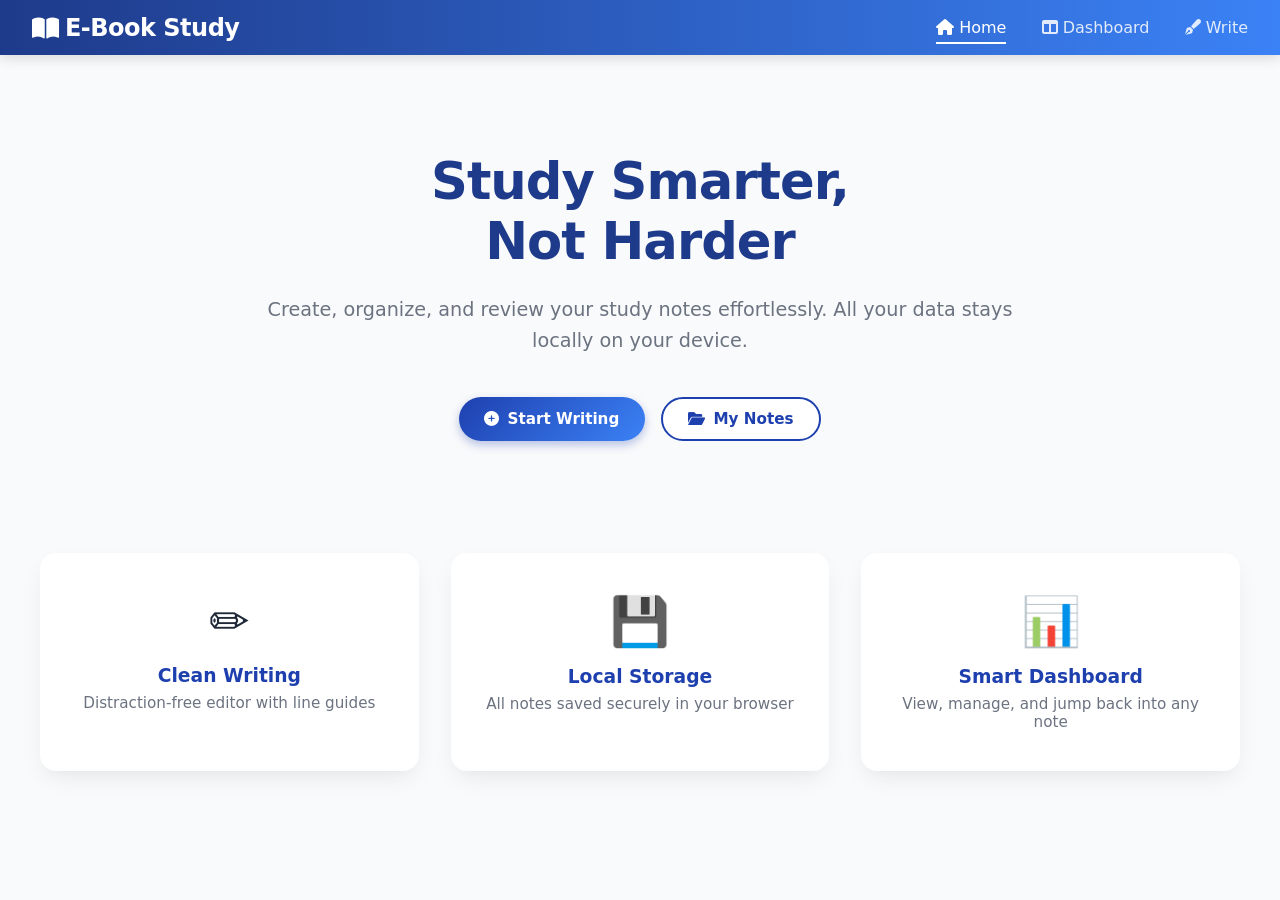
<file: index.html>
<!DOCTYPE html>
<html lang="en">
<head>
    <meta charset="UTF-8" />
    <meta name="viewport" content="width=device-width, initial-scale=1.0"/>
    <title>E-Book Study · Home</title>
    <!-- Font Awesome (icons) -->
    <link rel="stylesheet" href="https://cdnjs.cloudflare.com/ajax/libs/font-awesome/6.0.0-beta3/css/all.min.css"/>
    <link rel="stylesheet" href="style.css">
</head>
<body>

<!-- ============================== -->
<!--  NAVBAR (shared)              -->
<!-- ============================== -->
<nav class="navbar" id="mainNav">
    <div class="nav-container">
        <div class="nav-logo">
            <i class="fas fa-book-open"></i> E-Book Study
        </div>
        <ul class="nav-menu" id="navMenu">
            <li><a href="index.html" class="active"><i class="fas fa-home"></i> Home</a></li>
            <li><a href="dashboard.html"><i class="fas fa-columns"></i> Dashboard</a></li>
            <li><a href="write.html"><i class="fas fa-pen-fancy"></i> Write</a></li>
        </ul>
    </div>
</nav>

<!-- ============================== -->
<!--  PAGE: HOME (index)           -->
<!-- ============================== -->
<section class="hero-section">
    <div class="hero-content">
        <h1>Study Smarter, <br/>Not Harder</h1>
        <p>Create, organize, and review your study notes effortlessly. All your data stays locally on your device.</p>
        <div class="hero-buttons">
            <a href="write.html" class="btn btn-primary"><i class="fas fa-plus-circle"></i> Start Writing</a>
            <a href="dashboard.html" class="btn btn-secondary"><i class="fas fa-folder-open"></i> My Notes</a>
        </div>
    </div>
</section>

<section class="features">
    <div class="features-grid">
        <div class="feature-card">
            <div class="feature-icon">✏️</div>
            <h3>Clean Writing</h3>
            <p>Distraction-free editor with line guides</p>
        </div>
        <div class="feature-card">
            <div class="feature-icon">💾</div>
            <h3>Local Storage</h3>
            <p>All notes saved securely in your browser</p>
        </div>
        <div class="feature-card">
            <div class="feature-icon">📊</div>
            <h3>Smart Dashboard</h3>
            <p>View, manage, and jump back into any note</p>
        </div>
    </div>
</section>

<script src="app.js"></script>
</body>
</html>
</file>
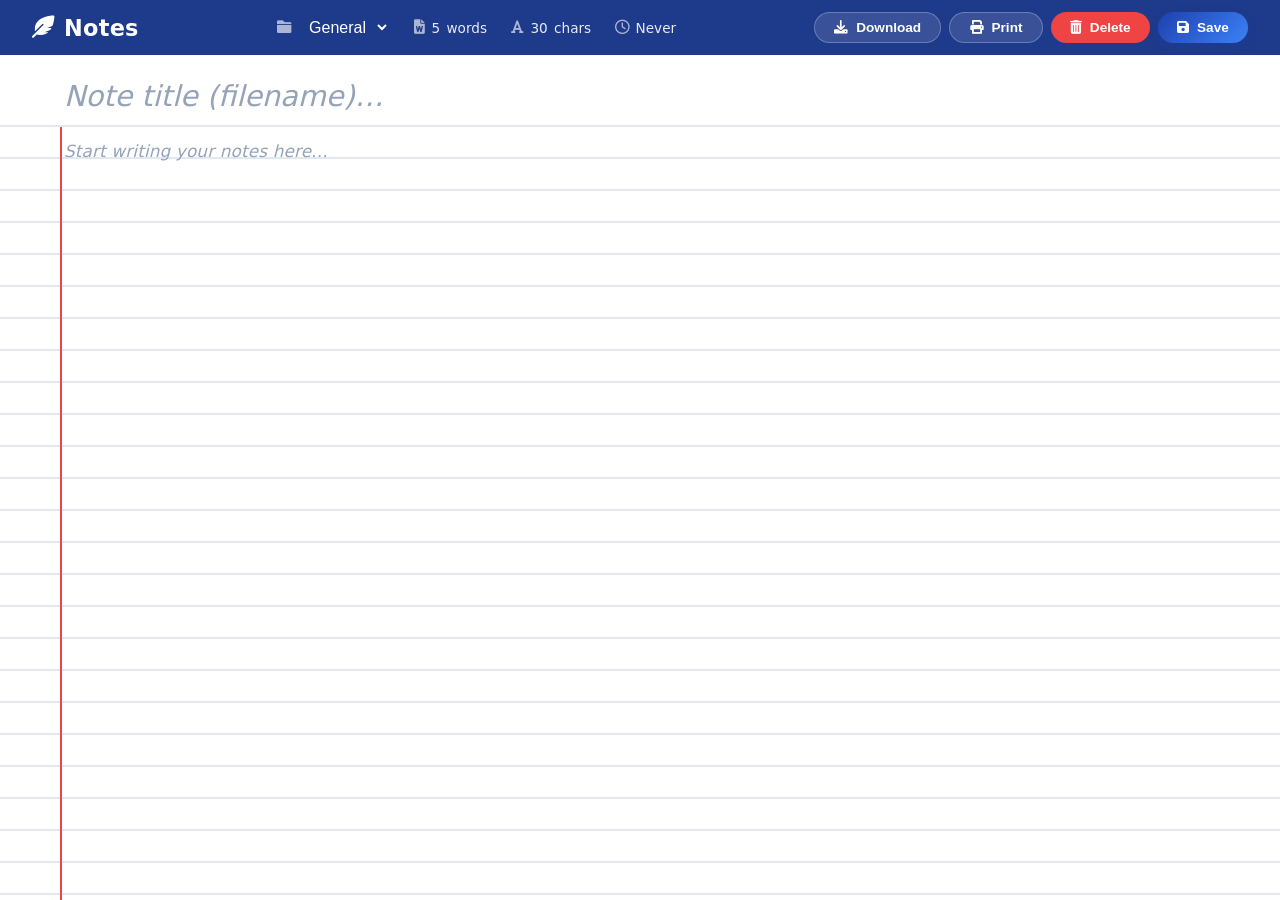
<file: write.html>
<!DOCTYPE html>
<html lang="en">
<head>
    <meta charset="UTF-8" />
    <meta name="viewport" content="width=device-width, initial-scale=1.0"/>
    <title>E-Book Study · Write</title>
    <!-- Font Awesome (icons) -->
    <link rel="stylesheet" href="https://cdnjs.cloudflare.com/ajax/libs/font-awesome/6.0.0-beta3/css/all.min.css"/>
    <link rel="stylesheet" href="style.css">
</head>
<body class="write-page-body">

<!-- ============================== -->
<!--  PAGE: WRITE (Notebook)       -->
<!-- ============================== -->

<!-- Toast -->
<div id="toast" class="toast hidden">
    <i class="fas fa-check-circle"></i> Note Saved
</div>

<!-- Header -->
<header class="write-header">
    <div class="write-header-title">
        <i class="fas fa-feather-alt"></i> Notes
    </div>
    <div class="write-header-info">
        <span class="info-item"><i class="fas fa-folder"></i> 
            <select id="note-category" style="background: transparent; border: none; color: white; font-size: 1rem; font-weight: 500; cursor: pointer;">
                <option value="general" style="color: #1e293b;">General</option>
                <option value="java" style="color: #1e293b;">Java</option>
            </select>
        </span>
        <span class="info-item"><i class="fas fa-file-word"></i> <span id="word-counter">0</span> words</span>
        <span class="info-item"><i class="fas fa-font"></i> <span id="char-counter">0</span> chars</span>
        <span class="info-item"><i class="far fa-clock"></i> <span id="last-saved">Never</span></span>
        <span class="info-item unsaved-badge hidden" id="unsaved-indicator"><i class="fas fa-circle"></i> Unsaved</span>
    </div>
    <div class="write-header-buttons">
        <button class="btn btn-outline-light btn-sm" id="download-btn"><i class="fas fa-download"></i> Download</button>
        <button class="btn btn-outline-light btn-sm" id="print-btn"><i class="fas fa-print"></i> Print</button>
        <button class="btn btn-danger btn-sm" id="delete-btn"><i class="fas fa-trash-alt"></i> Delete</button>
        <button class="btn btn-primary btn-sm" id="save-btn"><i class="fas fa-save"></i> Save</button>
    </div>
</header>

<!-- Editor -->
<div class="notebook-container">
    <input type="text" id="note-title" class="note-title-input" placeholder="Note title (filename)…" />
    <div id="editor" class="writing-area" contenteditable="true" spellcheck="false"></div>
</div>

<script src="app.js"></script>
</body>
</html>
</file>
<file: style.css>
* {
    margin: 0;
    padding: 0;
    box-sizing: border-box;
}

:root {
    --primary-color: #1E40AF;
    --primary-light: #3B82F6;
    --primary-dark: #1E3A8A;
    --secondary-color: #DBEAFE;
    --text-color: #1F2937;
    --text-light: #6B7280;
    --bg-color: #F9FAFB;
    --card-bg: #FFFFFF;
    --danger-color: #EF4444;
    --save-blue: #2563EB;
    --shadow: 0 10px 25px -5px rgba(0,0,0,0.08), 0 8px 10px -6px rgba(0,0,0,0.02);
    --radius: 1rem;
    --transition: 0.25s ease;
}

body {
    font-family: 'Segoe UI', Roboto, system-ui, -apple-system, sans-serif;
    background-color: var(--bg-color);
    color: var(--text-color);
    min-height: 100vh;
    width: 100%;
    overflow-x: hidden;
}

/* Navbar Styles */
.navbar {
    background: linear-gradient(90deg, var(--primary-dark), var(--primary-light));
    box-shadow: 0 4px 12px rgba(0,0,0,0.12);
    position: sticky;
    top: 0;
    z-index: 50;
}

.nav-container {
    max-width: 1280px;
    width: 100%;
    margin: 0 auto;
    padding: 0.85rem 2rem;
    display: flex;
    justify-content: space-between;
    align-items: center;
    flex-wrap: wrap;
}

.nav-logo {
    color: white;
    font-size: 1.5rem;
    font-weight: 700;
    letter-spacing: -0.5px;
    display: flex;
    align-items: center;
    gap: 0.4rem;
}

.nav-menu {
    display: flex;
    gap: 2.2rem;
    list-style: none;
    align-items: center;
}

.nav-menu a {
    color: rgba(255,255,255,0.85);
    text-decoration: none;
    font-weight: 500;
    font-size: 1rem;
    padding: 0.3rem 0;
    border-bottom: 2px solid transparent;
    transition: var(--transition);
}

.nav-menu a:hover,
.nav-menu a.active {
    color: white;
    border-bottom-color: white;
    opacity: 1;
}

/* Button Styles */
.btn {
    display: inline-flex;
    align-items: center;
    gap: 0.5rem;
    padding: 0.7rem 1.6rem;
    border: none;
    border-radius: 2rem;
    font-weight: 600;
    font-size: 0.95rem;
    cursor: pointer;
    transition: all var(--transition);
    text-decoration: none;
}

.btn-primary {
    background: linear-gradient(135deg, var(--primary-color), var(--primary-light));
    color: white;
    box-shadow: 0 4px 10px rgba(30,64,175,0.3);
}
.btn-primary:hover {
    transform: translateY(-2px);
    box-shadow: 0 8px 20px rgba(30,64,175,0.35);
}

.btn-secondary {
    background: white;
    color: var(--primary-color);
    border: 2px solid var(--primary-color);
}
.btn-secondary:hover {
    background: var(--secondary-color);
}

.btn-danger {
    background: var(--danger-color);
    color: white;
}
.btn-danger:hover {
    background: #DC2626;
}

.btn-sm {
    padding: 0.45rem 1.2rem;
    font-size: 0.85rem;
}

.btn-outline-light {
    background: rgba(255,255,255,0.12);
    color: white;
    border: 1px solid rgba(255,255,255,0.25);
}
.btn-outline-light:hover {
    background: rgba(255,255,255,0.25);
}

/* Hero Section */
.hero-section {
    padding: 6rem 2rem 4rem;
    text-align: center;
}

.hero-content {
    max-width: 780px;
    margin: 0 auto;
}

.hero-content h1 {
    font-size: 3.2rem;
    font-weight: 800;
    color: var(--primary-dark);
    letter-spacing: -1px;
}

.hero-content p {
    font-size: 1.2rem;
    color: var(--text-light);
    margin: 1.5rem 0 2.5rem;
    line-height: 1.6;
}

.hero-buttons {
    display: flex;
    gap: 1rem;
    justify-content: center;
    flex-wrap: wrap;
}

/* Features Section */
.features {
    padding: 3rem 2rem 5rem;
}

.features-grid {
    max-width: 1200px;
    margin: 0 auto;
    display: grid;
    grid-template-columns: repeat(auto-fit, minmax(280px, 1fr));
    gap: 2rem;
}

.feature-card {
    background: var(--card-bg);
    padding: 2.5rem 2rem;
    border-radius: var(--radius);
    box-shadow: var(--shadow);
    text-align: center;
    transition: var(--transition);
}
.feature-card:hover {
    transform: translateY(-6px);
}

.feature-icon {
    font-size: 3rem;
    margin-bottom: 1rem;
}

.feature-card h3 {
    color: var(--primary-color);
    margin-bottom: 0.5rem;
}

.feature-card p {
    color: var(--text-light);
    font-size: 0.95rem;
}

/* Dashboard Styles */
.dashboard {
    max-width: 1280px;
    width: 100%;
    margin: 0 auto;
    padding: 2.5rem 2rem 4rem;
}

.dashboard-header {
    display: flex;
    justify-content: space-between;
    align-items: center;
    gap: 1.5rem;
    margin-bottom: 2.5rem;
    padding: 1.5rem 2rem;
    background: linear-gradient(135deg, #ffffff 0%, #f8fafc 100%);
    border-radius: 16px;
    box-shadow: 0 4px 6px -1px rgba(0,0,0,0.05), 0 2px 4px -1px rgba(0,0,0,0.03);
    border: 1px solid #e2e8f0;
}

.dashboard-header h1 {
    font-size: 2rem;
    font-weight: 700;
    color: var(--primary-dark);
    display: flex;
    align-items: center;
    gap: 0.8rem;
}

.dashboard-header h1 i {
    color: var(--primary-light);
    font-size: 2.2rem;
}

.notes-grid {
    width: 100%;
    display: grid;
    grid-template-columns: repeat(auto-fill, minmax(320px, 1fr));
    gap: 1.8rem;
    align-items: start; /* Prevent cards from stretching to match height */
    justify-items: stretch;
}

.category-section {
    margin-bottom: 3rem;
}

.category-title {
    font-size: 1.75rem;
    font-weight: 700;
    color: #1e3a8a;
    margin-bottom: 1.5rem;
    display: flex;
    align-items: center;
    gap: 0.75rem;
}

.category-title i {
    color: #3b82f6;
}

.dashboard-content {
    width: 100%;
}

.note-card {
    background: var(--card-bg);
    padding: 1.8rem;
    border-radius: 16px;
    box-shadow: 0 4px 12px rgba(0,0,0,0.06);
    cursor: pointer;
    transition: all 0.3s cubic-bezier(0.4, 0, 0.2, 1);
    border: 1px solid #e2e8f0;
    min-height: 180px; /* Set minimum height for consistency */
    max-height: 350px;
    display: flex;
    flex-direction: column;
    position: relative;
    z-index: 1;
    overflow: hidden;
}
.note-card:hover {
    transform: translateY(-8px) scale(1.01);
    box-shadow: 0 20px 40px rgba(30, 64, 175, 0.12);
    border-color: var(--primary-light);
    z-index: 10;
}
.note-card::before {
    content: '';
    position: absolute;
    top: 0;
    left: 0;
    right: 0;
    height: 4px;
    background: linear-gradient(90deg, var(--primary-dark), var(--primary-light));
}

.note-card .note-card-header {
    display: flex;
    justify-content: space-between;
    align-items: center;
    gap: 1rem;
    margin-bottom: 0.8rem;
}

.note-card h3 {
    color: var(--primary-dark);
    font-size: 1.3rem;
    font-weight: 600;
    margin: 0;
    display: flex;
    align-items: center;
    gap: 0.6rem;
    word-wrap: break-word;
    overflow-wrap: break-word;
    hyphens: auto;
    flex: 1;
}

.note-card h3 i {
    color: var(--primary-light);
}

.delete-card-btn {
    background: transparent;
    border: none;
    color: #ef4444;
    cursor: pointer;
    font-size: 1.1rem;
    padding: 0.3rem 0.5rem;
    border-radius: 6px;
    transition: all 0.2s ease;
}

.delete-card-btn:hover {
    background: rgba(239, 68, 68, 0.1);
    transform: scale(1.1);
}

.note-card p {
    color: var(--text);
    font-size: 0.98rem;
    line-height: 1.7;
    display: -webkit-box;
    -webkit-line-clamp: 4;
    -webkit-box-orient: vertical;
    overflow: hidden;
    word-wrap: break-word;
    overflow-wrap: break-word;
    flex-grow: 1;
    margin-bottom: 0.5rem;
}

.note-card .note-date {
    margin-top: auto; /* Push date to bottom of card */
    padding-top: 1rem;
    font-size: 0.85rem;
    color: var(--text-light);
    opacity: 0.8;
    display: flex;
    align-items: center;
    gap: 0.5rem;
    border-top: 1px solid #f1f5f9;
}

.empty-notes {
    grid-column: 1 / -1;
    text-align: center;
    padding: 5rem 2rem;
    background: linear-gradient(135deg, #ffffff 0%, #f8fafc 100%);
    border-radius: 20px;
    box-shadow: 0 10px 25px -5px rgba(0,0,0,0.05);
    border: 2px dashed #cbd5e1;
}
.empty-notes i {
    font-size: 4.5rem;
    color: var(--text-light);
    opacity: 0.25;
    margin-bottom: 1.5rem;
}
.empty-notes h3 {
    color: var(--text-light);
    font-weight: 500;
    font-size: 1.3rem;
    margin-bottom: 0.5rem;
}
.empty-notes p {
    color: var(--text-light);
    opacity: 0.7;
    margin-bottom: 1.5rem;
}

/* Write Page Styles (Full Notebook App) */
.write-page-body {
    background-color: white;
    margin: 0;
    padding: 0;
    min-height: 100vh;
    display: flex;
    flex-direction: column;
}

.write-page-body .navbar {
    display: none;
}

.toast {
    position: fixed;
    top: 5.5rem;
    right: 2rem;
    background: var(--primary-dark);
    color: white;
    padding: 0.8rem 1.8rem;
    border-radius: 3rem;
    box-shadow: 0 8px 24px rgba(0,0,0,0.15);
    z-index: 1000;
    transform: translateX(120%);
    transition: transform 0.35s cubic-bezier(0.34, 1.56, 0.64, 1);
    font-weight: 500;
    display: flex;
    align-items: center;
    gap: 0.6rem;
}

.toast.show {
    transform: translateX(0);
}

.toast.hidden {
    display: none;
}

.write-header {
    background: var(--primary-dark);
    padding: 0.75rem 2rem;
    display: flex;
    flex-wrap: wrap;
    align-items: center;
    justify-content: space-between;
    gap: 0.8rem 1.5rem;
    flex-shrink: 0;
    box-shadow: 0 2px 8px rgba(0,0,0,0.08);
}

.write-header-title {
    color: white;
    font-size: 1.4rem;
    font-weight: 600;
    letter-spacing: 0.3px;
    display: flex;
    align-items: center;
    gap: 0.6rem;
}

.write-header-info {
    display: flex;
    flex-wrap: wrap;
    align-items: center;
    gap: 1.5rem;
    color: rgba(255,255,255,0.9);
    font-size: 0.85rem;
}

.write-header-info .info-item {
    display: flex;
    align-items: center;
    gap: 0.4rem;
}

.write-header-info .info-item i {
    font-size: 0.9rem;
    opacity: 0.7;
}

.write-header-info .info-item select {
    background: transparent;
    border: 1px solid rgba(255,255,255,0.3);
    color: white;
    font-size: 1rem;
    font-weight: 500;
    cursor: pointer;
    padding: 0.25rem 0.5rem;
    border-radius: 0.5rem;
    transition: all 0.2s ease;
}

.write-header-info .info-item select:hover {
    border-color: rgba(255,255,255,0.6);
}

.write-header-info .info-item select:focus {
    outline: none;
    border-color: white;
    background: rgba(255,255,255,0.1);
}

.write-header-info .info-item select option {
    color: #1e293b;
    background: white;
}

.unsaved-badge {
    color: #fcd34d;
    font-weight: 500;
}

.unsaved-badge.hidden {
    display: none;
}

.write-header-buttons {
    display: flex;
    flex-wrap: wrap;
    gap: 0.5rem;
}

.notebook-container {
    flex: 1;
    width: 100%;
    background: white;
    position: relative;
    display: flex;
    flex-direction: column;
}

.note-title-input {
    width: 100%;
    padding: 1.5rem 3rem 0.75rem 4rem;
    border: none;
    outline: none;
    font-size: 1.8rem;
    font-weight: 700;
    color: #1e293b;
    background: white;
    font-family: 'Segoe UI', 'Inter', system-ui, sans-serif;
    border-bottom: 2px solid #e2e8f0;
}

.note-title-input::placeholder {
    color: #94a3b8;
    font-style: italic;
    font-weight: 400;
}
.writing-area {
    width: 100%;
    flex: 1;
    min-height: calc(100vh - 70px - 100px);
    height: auto;
    padding: 0 3rem 2rem 4rem;
    padding-top: 8px;
    border: none;
    outline: none;
    font-size: 1.05rem;
    line-height: 32px;
    color: #1e293b;
    background: white;
    background-image: linear-gradient(#ef4444, #ef4444), linear-gradient(transparent 30px, #e2e8f0 30px);
    background-size: 2px 100%, 100% 32px;
    background-position: 60px 0, 0 0;
    background-repeat: no-repeat, repeat;
    background-attachment: local, local;
    font-family: 'Segoe UI', 'Inter', system-ui, sans-serif;
    letter-spacing: 0.01em;
    white-space: pre-wrap;
    word-wrap: break-word;
    vertical-align: baseline;
}

.writing-area.placeholder {
    color: #94a3b8;
    font-style: italic;
}

.writing-area:empty::before {
    content: "Start writing your notes here…";
    color: #94a3b8;
    font-style: italic;
}

.writing-area img {
    max-width: 100%;
    height: auto;
    border-radius: 0.5rem;
    margin: 16px 0;
    display: block;
}

.writing-area div {
    line-height: 32px;
}

.writing-area::placeholder {
    color: #94a3b8;
    font-style: italic;
}

.writing-area::-webkit-scrollbar {
    width: 10px;
}
.writing-area::-webkit-scrollbar-track {
    background: #f1f5f9;
}
.writing-area::-webkit-scrollbar-thumb {
    background: #cbd5e1;
    border-radius: 8px;
}
.writing-area::-webkit-scrollbar-thumb:hover {
    background: #94a3b8;
}

/* Responsive Design for all pages */
@media (max-width: 768px) {
    .hero-content h1 { font-size: 2.4rem; }
    .nav-container { flex-direction: column; gap: 0.6rem; }
    .nav-menu { gap: 1.2rem; }
    .write-header { flex-direction: column; align-items: stretch; }
    .write-header-info { justify-content: flex-start; font-size: 0.8rem; gap: 0.8rem; }
    .write-header-buttons { justify-content: flex-start; }
    .note-title-input { padding: 1.2rem 1.5rem 0.75rem 3rem; font-size: 1.4rem; }
    .writing-area { 
        padding: 0 1.5rem 1.5rem 3rem; 
        font-size: 1rem;
        background-position: 40px 0, 0 0;
    }
    .dashboard { padding: 1.5rem; }
    .dashboard-header { flex-direction: column; align-items: stretch; gap: 1rem; }
    .search-container { max-width: 100%; }
    .category-toggle { justify-content: center; }
}

@media (max-width: 480px) {
    .hero-buttons .btn { width: 100%; justify-content: center; }
    .dashboard-header { flex-direction: column; align-items: stretch; gap: 1rem; }
    .search-container { max-width: 100%; }
    .category-toggle { flex-direction: column; }
    .toggle-btn { width: 100%; justify-content: center; }
}

/* Search Styles */
.search-container {
    flex: 1;
    max-width: 400px;
    position: relative;
}

.search-icon {
    position: absolute;
    left: 1rem;
    top: 50%;
    transform: translateY(-50%);
    color: #94a3b8;
}

.search-input {
    width: 100%;
    padding: 0.9rem 1rem 0.9rem 3rem;
    border: 2px solid #e2e8f0;
    border-radius: 12px;
    font-size: 1rem;
    transition: all 0.2s ease;
    outline: none;
}

.search-input:focus {
    border-color: var(--primary-light);
    box-shadow: 0 0 0 4px rgba(59, 130, 246, 0.1);
}

/* Category Toggle Buttons */
.category-toggle {
    display: flex;
    gap: 0.5rem;
    background: #f1f5f9;
    padding: 0.3rem;
    border-radius: 12px;
}

.toggle-btn {
    padding: 0.6rem 1.2rem;
    border: none;
    border-radius: 10px;
    background: transparent;
    color: #64748b;
    font-size: 0.95rem;
    font-weight: 600;
    cursor: pointer;
    transition: all 0.2s ease;
    display: flex;
    align-items: center;
    gap: 0.5rem;
}

.toggle-btn:hover {
    background: #e2e8f0;
    color: #334155;
}

.toggle-btn.active {
    background: white;
    color: #1e3a8a;
    box-shadow: 0 2px 8px rgba(0,0,0,0.08);
}

/* Category Selector Styles */
.category-selector {
    padding: 0.6rem 1.2rem;
    border-radius: 10px;
    border: 2px solid #e2e8f0;
    background: white;
    font-size: 0.95rem;
    font-weight: 500;
    cursor: pointer;
    outline: none;
    transition: all 0.2s ease;
    color: #1e293b;
}

.category-selector:focus {
    border-color: var(--primary-light);
    box-shadow: 0 0 0 4px rgba(59, 130, 246, 0.1);
}

/* Excel-like Table Styles */
.table-wrapper {
    width: 100%;
    overflow-x: auto;
    background: white;
    border-radius: 12px;
    box-shadow: 0 4px 12px rgba(0,0,0,0.06);
    border: 1px solid #e2e8f0;
    /* Hide scrollbar but keep scrolling */
    -ms-overflow-style: none;  /* IE and Edge */
    scrollbar-width: none;  /* Firefox */
}

/* Hide scrollbar for Chrome, Safari and Opera */
.table-wrapper::-webkit-scrollbar {
    display: none;
}

.notes-table {
    width: 100%;
    border-collapse: collapse;
    font-size: 0.95rem;
}

.notes-table thead {
    background: linear-gradient(135deg, #f8fafc 0%, #e2e8f0 100%);
}

.notes-table th {
    padding: 1rem 1.2rem;
    text-align: left;
    font-weight: 600;
    color: #334155;
    border-bottom: 2px solid #cbd5e1;
    white-space: nowrap;
}

.notes-table tbody tr {
    border-bottom: 1px solid #f1f5f9;
    transition: all 0.2s ease;
    cursor: pointer;
}

.notes-table tbody tr:hover {
    background: #f0f9ff;
    transform: scale(1.002);
}

.notes-table tbody tr:last-child {
    border-bottom: none;
}

.note-cell {
    padding: 1rem 1.2rem;
    color: #1e293b;
}

.note-title {
    font-weight: 600;
    color: #1e3a8a;
    min-width: 200px;
}

.note-category {
    min-width: 120px;
}

.note-content {
    color: #475569;
    max-width: 400px;
    overflow: hidden;
    text-overflow: ellipsis;
    white-space: nowrap;
}

.note-date {
    color: #64748b;
    font-size: 0.9rem;
    min-width: 180px;
}

.note-actions {
    min-width: 80px;
    text-align: center;
}

.category-badge {
    display: inline-block;
    padding: 0.3rem 0.8rem;
    border-radius: 20px;
    font-size: 0.85rem;
    font-weight: 600;
    text-transform: capitalize;
}

.java-badge {
    background: linear-gradient(135deg, #fef3c7 0%, #fde68a 100%);
    color: #92400e;
}

.general-badge {
    background: linear-gradient(135deg, #e0e7ff 0%, #c7d2fe 100%);
    color: #3730a3;
}

.delete-row-btn {
    background: transparent;
    border: none;
    color: #ef4444;
    cursor: pointer;
    font-size: 1rem;
    padding: 0.4rem 0.6rem;
    border-radius: 6px;
    transition: all 0.2s ease;
}

.delete-row-btn:hover {
    background: #fee2e2;
    transform: scale(1.1);
}

/* Print Styles */
@media print {
    .write-header, .toast, .navbar { display: none !important; }
    .writing-area { min-height: 100vh; background: white !important; }
}
</file>
